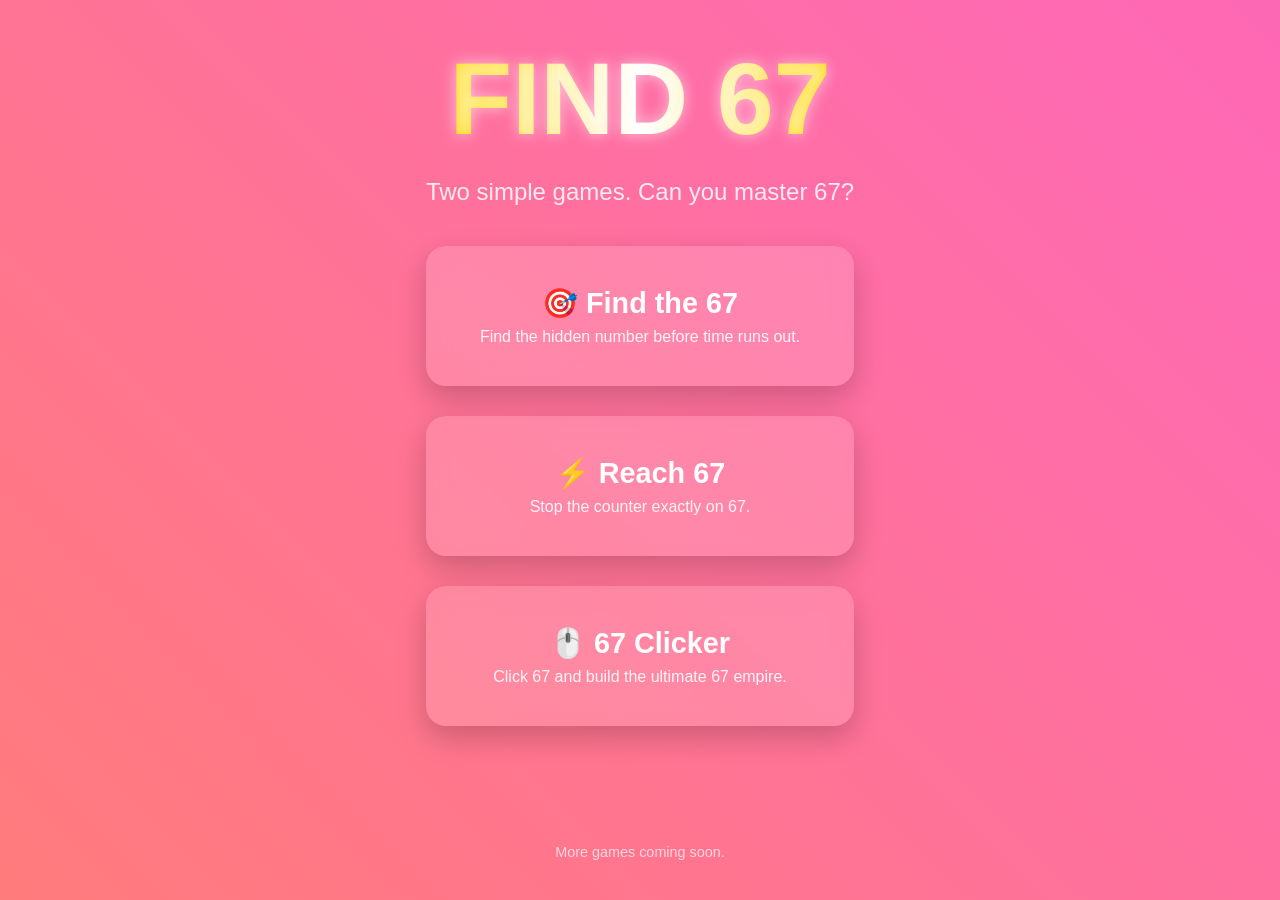
<file: index.html>
<!DOCTYPE html>
<html lang="en">
<head>
    <meta charset="UTF-8">
    <meta name="viewport" content="width=device-width, initial-scale=1.0">

    <title>67 Games</title>
    <link rel="stylesheet" href="style.css">
    <meta name="google-site-verification" content="BwdQn2W_l_F30_Wt1yacZ3sPHWIMf3JdNEv5xWiF-8c" />
</head>
<body class="homepage">
    <div class="homepage-container">
        <h1 class="homepage-title">FIND 67</h1>
        <p class="homepage-subtitle">Two simple games. Can you master 67?</p>
        <div class="game-cards">
            <a href="find67.html" class="game-card">
                <h2 class="card-title">🎯 Find the 67</h2>
                <p class="card-desc">Find the hidden number before time runs out.</p>
            </a>
            <a href="reach67.html" class="game-card">
                <h2 class="card-title">⚡ Reach 67</h2>
                <p class="card-desc">Stop the counter exactly on 67.</p>
            </a>
            <a href="clicker67.html" class="game-card">
                <h2 class="card-title">🖱️ 67 Clicker</h2>
                <p class="card-desc">Click 67 and build the ultimate 67 empire.</p>
            </a>
        </div>
        <footer class="homepage-footer">More games coming soon.</footer>
    </div>
</body>
</html>
</file>
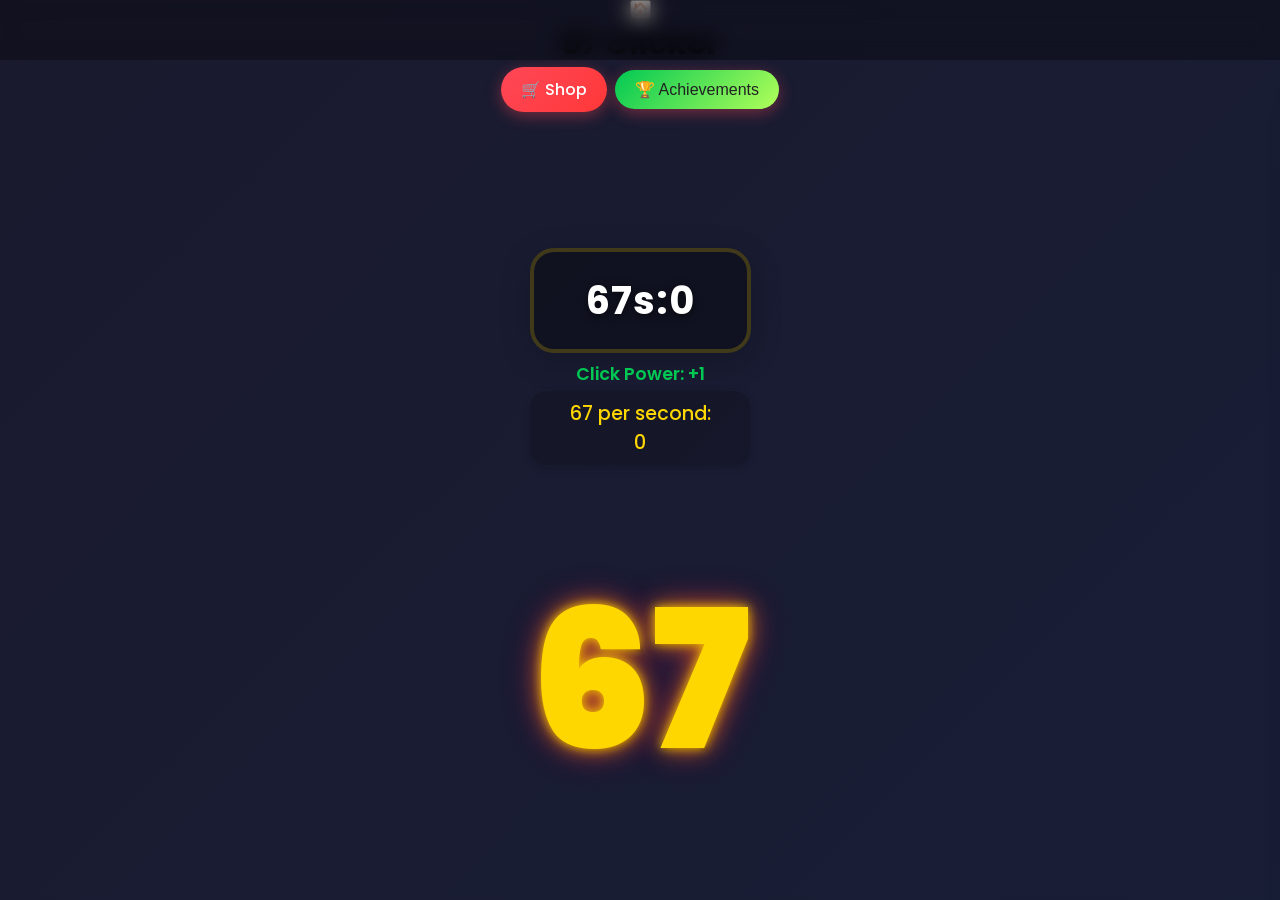
<file: clicker67.html>
<!DOCTYPE html>
<html>

<head>
<title>67 Clicker</title>
<link rel="preconnect" href="https://fonts.googleapis.com">
<link rel="preconnect" href="https://fonts.gstatic.com" crossorigin>
<link href="https://fonts.googleapis.com/css2?family=Poppins:wght@300;400;500;600;700&display=swap" rel="stylesheet">
<meta name="viewport" content="width=device-width, initial-scale=1.0, maximum-scale=1.0, user-scalable=no">
<link rel="stylesheet" href="style.css">
</head>

<body class="clicker-page">


<div class="topbar">
</div>
	<button onclick="window.location.href='index.html'">🏠</button>
	<h1>67 Clicker</h1>
	<div style="display:flex;gap:8px;align-items:center;">
		<div id="shopButton" class="shopButton">🛒 Shop
			<span id="shopNotification" class="shopNotification">1</span>
		</div>
		<button id="achievementsBtn" class="shopButton" style="background:linear-gradient(135deg,#00c853,#b2ff59);color:#222;">🏆 Achievements</button>
	</div>
</div>


<div class="game-area">


<div class="score-hud">
	<div class="score-bar">
		67s: <span id="score">0</span>
	</div>
	<div class="click-power-indicator" style="margin-bottom:4px;font-size:1.1rem;color:#00c853;font-weight:600;">
		Click Power: <span id="clickPowerDisplay">+1</span>
	</div>
	<div class="auto-bar">
		67 per second: <span id="autoPowerDisplay">0</span>
	</div>
</div>

<div class="tile-center">
	<div id="clickButton" class="arcade-67">67</div>
</div>
</div>


<div id="shopPanel" class="shopPanel">



<div class="shopHeader">
<h2>Shop</h2>
<button id="closeShop" class="closeShop">×</button>
</div>

<div class="upgradeItem">
	<div class="upgradeCard">
		<div class="upgradeIcon"><span>🖱️</span></div>
		<div class="upgradeInfo">
			<div class="upgradeName">Cursor</div>
			<div class="upgradeEffect">Increase click power by +1</div>
		</div>
		<div class="upgradeCost">Cost: <span id="costClick">10</span></div>
		<button id="upgradeClick" class="upgradeBtn">Buy</button>
	</div>
</div>

<div class="upgradeItem">
	<div class="upgradeCard">
		<div class="upgradeIcon"><span>🔢</span></div>
		<div class="upgradeInfo">
			<div class="upgradeName">Auto 67</div>
			<div class="upgradeEffect">Increase passive income by +1/sec</div>
		</div>
		<div class="upgradeCost">Cost: <span id="costAuto">50</span></div>
		<button id="upgradeAuto" class="upgradeBtn">Buy</button>
	</div>
</div>

<div class="upgradeItem">
	<div class="upgradeCard">
		<div class="upgradeIcon"><span>🏭</span></div>
		<div class="upgradeInfo">
			<div class="upgradeName">Factory</div>
			<div class="upgradeEffect">Increase passive income by +5/sec</div>
		</div>
		<div class="upgradeCost">Cost: <span id="costFactory">250</span></div>
		<button id="upgradeFactory" class="upgradeBtn">Buy</button>
	</div>
</div>

<div class="upgradeItem">
	<div class="upgradeCard">
		<div class="upgradeIcon"><span>⛏️</span></div>
		<div class="upgradeInfo">
			<div class="upgradeName">67 Mine</div>
			<div class="upgradeEffect">Increase passive income by +100/sec</div>
		</div>
		<div class="upgradeCost">Cost: <span id="costMine">6500</span></div>
		<button id="upgradeMine" class="upgradeBtn">Buy</button>
	</div>
</div>

<div class="upgradeItem">
	<div class="upgradeCard">
		<div class="upgradeIcon"><span>🖱️</span></div>
		<div class="upgradeInfo">
			<div class="upgradeName">Silver Cursor</div>
			<div class="upgradeEffect">Increase click power by +2000</div>
		</div>
		<div class="upgradeCost">Cost: <span id="costSilverCursor">150000</span></div>
		<button id="upgradeSilverCursor" class="upgradeBtn">Buy</button>
	</div>
</div>

<div class="upgradeItem">
	<div class="upgradeCard">
		<div class="upgradeIcon"><span>🏭</span></div>
		<div class="upgradeInfo">
			<div class="upgradeName">67 Factory</div>
			<div class="upgradeEffect">Increase passive income by +15000/sec</div>
		</div>
		<div class="upgradeCost">Cost: <span id="costFactory2">2000000</span></div>
		<button id="upgradeFactory2" class="upgradeBtn">Buy</button>
	</div>
</div>

<div class="upgradeItem">
	<div class="upgradeCard">
		<div class="upgradeIcon"><span>🧪</span></div>
		<div class="upgradeInfo">
			<div class="upgradeName">67 Lab</div>
			<div class="upgradeEffect">Increase passive income by +250000/sec</div>
		</div>
		<div class="upgradeCost">Cost: <span id="costLab">20000000</span></div>
		<button id="upgradeLab" class="upgradeBtn">Buy</button>
	</div>
</div>

<div class="upgradeItem">
	<div class="upgradeCard">
		<div class="upgradeIcon"><span>🏛️</span></div>
		<div class="upgradeInfo">
			<div class="upgradeName">67 Temple</div>
			<div class="upgradeEffect">Increase passive income by +5000000/sec</div>
		</div>
		<div class="upgradeCost">Cost: <span id="costTemple">125000000</span></div>
		<button id="upgradeTemple" class="upgradeBtn">Buy</button>
	</div>
</div>

<div class="upgradeItem">
	<div class="upgradeCard">
		<div class="upgradeIcon"><span>🖱️</span></div>
		<div class="upgradeInfo">
			<div class="upgradeName">Gold Cursor</div>
			<div class="upgradeEffect">Increase click power by +2000000</div>
		</div>
		<div class="upgradeCost">Cost: <span id="costGoldCursor">400000000</span></div>
		<button id="upgradeGoldCursor" class="upgradeBtn">Buy</button>
	</div>
</div>

<div class="upgradeItem">
	<div class="upgradeCard">
		<div class="upgradeIcon"><span>🚀</span></div>
		<div class="upgradeInfo">
			<div class="upgradeName">67 Rocket</div>
			<div class="upgradeEffect">Increase passive income by +100000000/sec</div>
		</div>
		<div class="upgradeCost">Cost: <span id="costRocket">5000000000</span></div>
		<button id="upgradeRocket" class="upgradeBtn">Buy</button>
	</div>
</div>

<div class="upgradeItem">
	<div class="upgradeCard">
		<div class="upgradeIcon"><span>🧍</span></div>
		<div class="upgradeInfo">
			<div class="upgradeName">67 Man</div>
			<div class="upgradeEffect">Increase passive income by +5000000000/sec</div>
		</div>
		<div class="upgradeCost">Cost: <span id="costMan">100000000000</span></div>
		<button id="upgradeMan" class="upgradeBtn">Buy</button>
	</div>
</div>

</div>


<div id="floatingNumbers"></div>

<!-- Achievement Notification Popup -->
<div id="achievementPopup" class="achievement-popup" style="display:none"></div>

<!-- Achievement Panel -->
<div id="achievementPanel" class="achievement-panel" style="display:none">
	<div class="achievement-panel-header">
		<span>Achievements</span>
		<button id="closeAchievements" class="closeShop">×</button>
	</div>
	<div id="achievementList" class="achievement-list"></div>
</div>

<script src="script.js"></script>

</body>

</html>
</file>
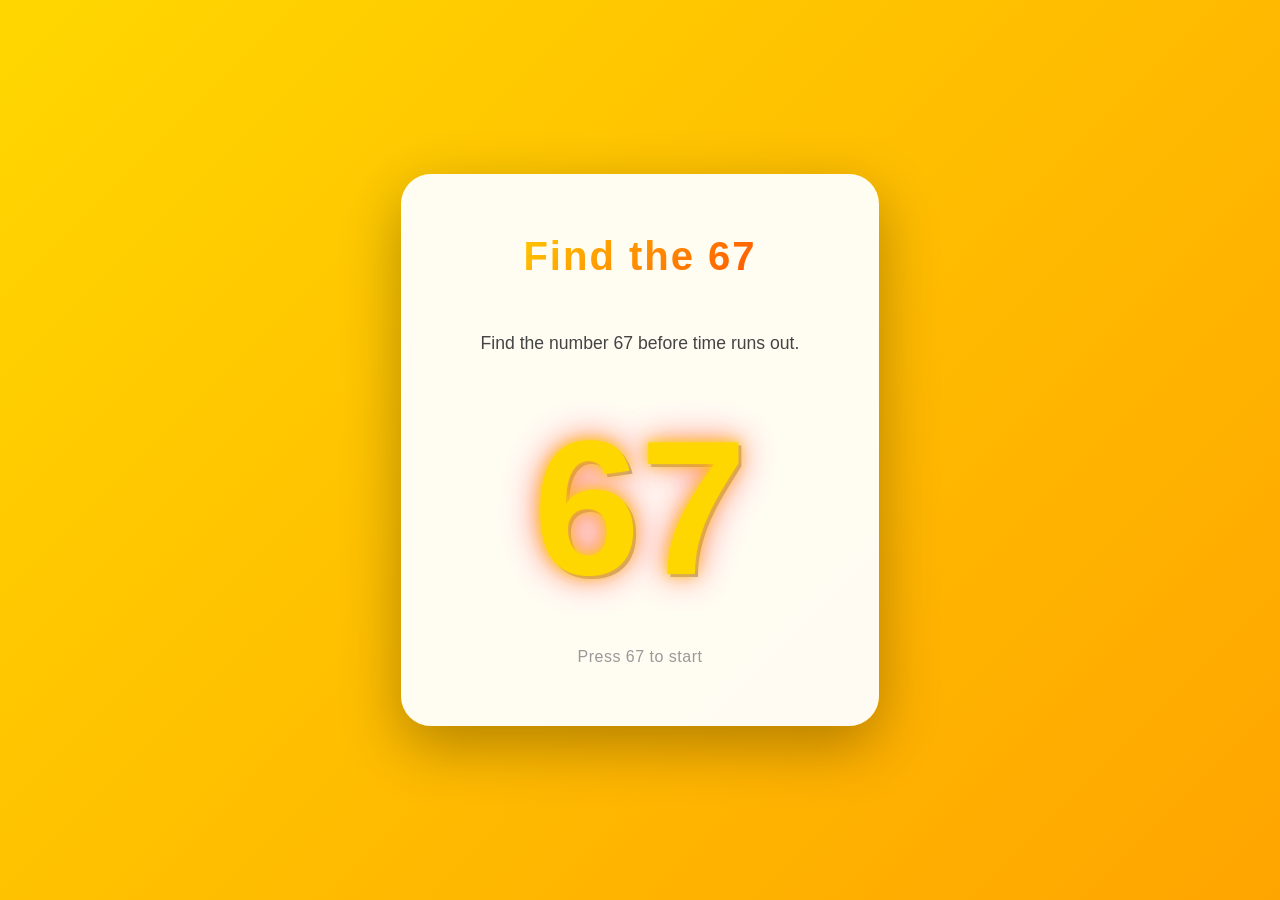
<file: find67.html>
<!DOCTYPE html>
<html lang="en">
<head>
    <meta charset="UTF-8">
    <meta name="viewport" content="width=device-width, initial-scale=1.0">
    <title>Find the 67</title>
    <link rel="stylesheet" href="style.css">
    <meta name="google-site-verification" content="BwdQn2W_l_F30_Wt1yacZ3sPHWIMf3JdNEv5xWiF-8c" />
</head>
<body>
    <!-- HOME SCREEN -->
    <div id="homeScreen" class="screen active">
        <div class="home-card">
            <h1 class="home-title">Find the 67</h1>
            <p class="home-subtitle">Find the number 67 before time runs out.</p>
            <div id="startGameBtn" class="arcade-67">67</div>
            <p class="start-hint">Press 67 to start</p>
        </div>
    </div>

    <!-- GAME SCREEN -->
    <div id="gameScreen" class="screen">
        <!-- toolbar with level/score and controls -->
        <div id="toolbar" class="toolbar">
            <div class="toolbar-info">
                <div>Level <span id="levelDisplay">1</span></div>
                <div>Score: <span id="scoreDisplay">0</span></div>
            </div>
            <div class="toolbar-controls">
                <button id="homeBtn" class="icon-btn" title="Home">🏠</button>
                <button id="pauseBtn" class="icon-btn" title="Pause">⏸</button>
                <button id="restartBtn" class="icon-btn" title="Restart">🔄</button>
            </div>
        </div>
        <div class="timer-container">
            <div class="timer-bar" id="timerBar"></div>
        </div>
        <div class="game-content">
            <div id="gridContainer" class="grid"></div>
        </div>
    </div>

    <!-- GAME OVER SCREEN -->
    <div id="gameOverScreen" class="screen">
        <div class="game-over-card">
            <h2 class="game-over-title">Game Over!</h2>
            <div class="score-display">
                <div class="score-item">
                    <p class="score-label">Final Score</p>
                    <p class="score-value" id="finalScore">0</p>
                </div>
                <div class="score-item">
                    <p class="score-label">High Score</p>
                    <p class="score-value" id="highScore">0</p>
                </div>
            </div>
            <div class="button-group">
                <button id="playAgainBtn" class="btn btn-primary">Play Again</button>
                <button id="homeBtnGameOver" class="btn btn-secondary">Return to Home</button>
            </div>
        </div>
    </div>

    <script src="script.js"></script>
</body>
</html>
</file>
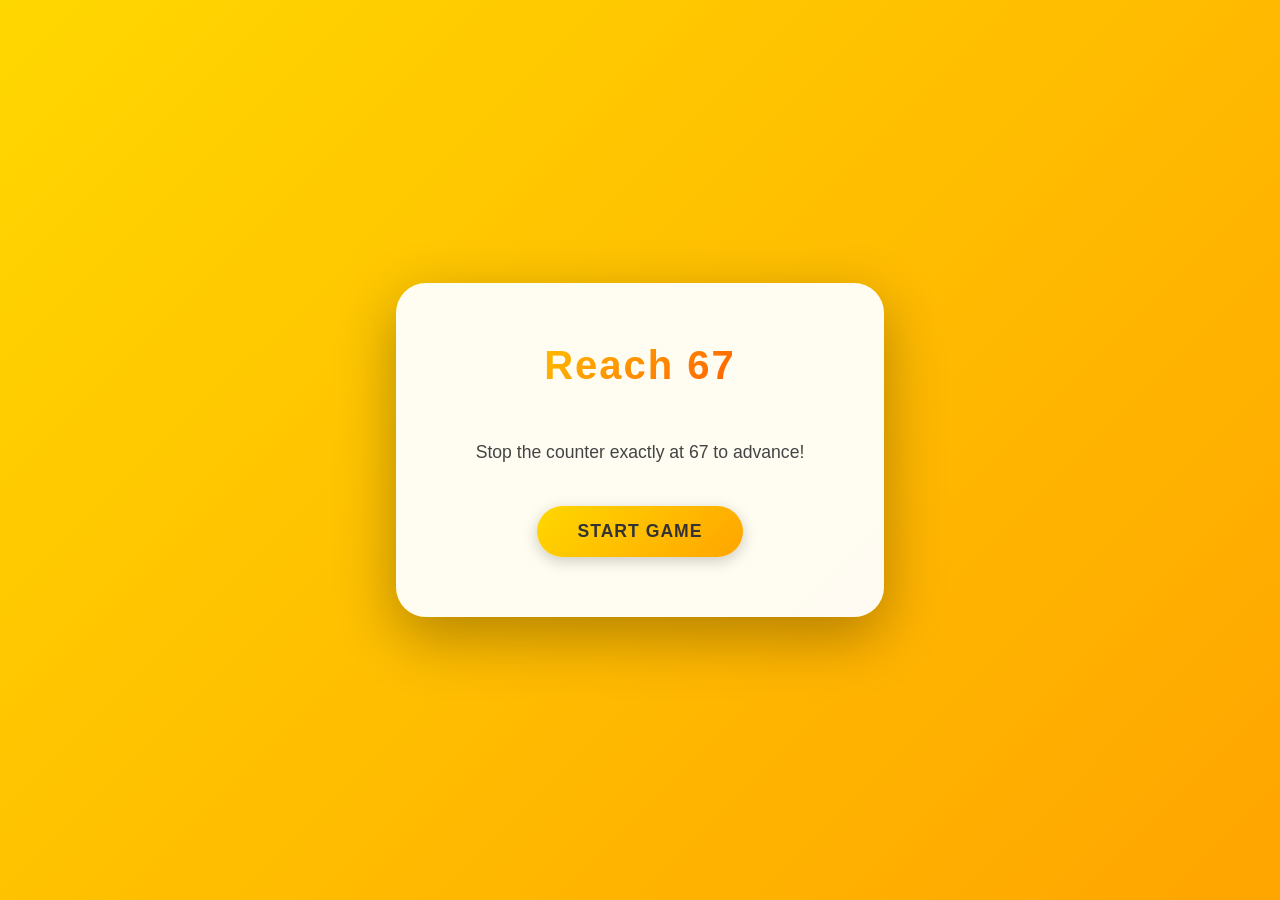
<file: reach67.html>
<!DOCTYPE html>
<html lang="en">
<head>
    <meta charset="UTF-8">
    <meta name="viewport" content="width=device-width, initial-scale=1.0">
    <title>Reach 67</title>
    <meta name="google-site-verification" content="BwdQn2W_l_F30_Wt1yacZ3sPHWIMf3JdNEv5xWiF-8c" />
    <link rel="stylesheet" href="style.css">
    
</head>
<body class="reach">
    <!-- HOME SCREEN -->
    <div id="homeScreen" class="screen active">
        <div class="home-card">
            <h1 class="home-title">Reach 67</h1>
            <p class="home-subtitle">Stop the counter exactly at 67 to advance!</p>
            <button id="startGameBtn" class="btn btn-primary">Start Game</button>
        </div>
    </div>

    <!-- GAME SCREEN -->
    <div id="gameScreen" class="screen">
        <div id="toolbar" class="toolbar">
            <div class="toolbar-info">
                <div>Level: <span id="levelDisplay">1</span></div>
                <div>Score: <span id="scoreDisplay">0</span></div>
            </div>
            <div class="toolbar-controls">
                <button id="homeBtn" class="icon-btn" title="Home">🏠</button>
                <button id="pauseBtn" class="icon-btn" title="Pause">⏸</button>
                <button id="restartBtn" class="icon-btn" title="Restart">🔄</button>
            </div>
        </div>
        <div class="game-content">
            <div class="game-info">
                <div>Level: <span id="levelDisplay">1</span></div>
                <div>Score: <span id="scoreDisplay">0</span></div>
            </div>
            <div id="numberDisplay" class="number-display">0</div>
            <button id="stopBtn" class="stop-btn">STOP</button>
        </div>
    </div>

    <!-- RESULT SCREEN -->
    <div id="resultScreen" class="screen">
        <div class="result-card">
            <h2 id="resultTitle" class="result-title">Result</h2>
            <p id="resultMessage" class="result-message">Message</p>
            <div style="display: flex; gap: 15px; justify-content: center;">
                <button id="playAgainBtn" class="btn btn-primary">Play Again</button>
                <button id="homeBtnGameOver" class="btn btn-secondary">Home</button>
            </div>
        </div>
    </div>

    <script src="script.js"></script>
</body>
</html>
</file>
<file: style.css>
* {
    margin: 0;
    padding: 0;
    box-sizing: border-box;
}

body {
    font-family: 'Arial', sans-serif;
    background: linear-gradient(135deg, #FFD700 0%, #FFA500 25%, #FF69B4 75%, #FF4500 100%);
    background-size: 400% 400%;
    animation: backgroundShift 15s ease infinite;
    min-height: 100vh;
    display: flex;
    justify-content: center;
    align-items: center;
    overflow: hidden;
}

/* HOMEPAGE STYLES */
/* animated gradient background */
.homepage {
    margin: 0;
    font-family: 'Segoe UI', Roboto, Helvetica, Arial, sans-serif;
    background: linear-gradient(45deg, orange, hotpink, purple);
    background-size: 600% 600%;
    animation: gradientShift 20s ease infinite;
    color: #fff;
}

@keyframes gradientShift {
    0% { background-position: 0% 50%; }
    50% { background-position: 100% 50%; }
    100% { background-position: 0% 50%; }
}

.homepage-container {
    display: flex;
    flex-direction: column;
    align-items: center;
    justify-content: center;
    text-align: center;
    min-height: 100vh;
    padding: 40px 20px;
}

.homepage-title {
    font-size: clamp(3.5rem, 8vw, 8rem);
    font-weight: 900;
    margin: 0 0 20px;
    background: linear-gradient(90deg, #FFD700, #FFFFFF, #FFD700);
    background-clip: text;
    -webkit-background-clip: text;
    color: transparent;
    text-shadow: 0 0 15px rgba(255, 255, 255, 0.6);
    animation: titleGlow 3s ease-in-out infinite alternate;
}

@keyframes titleGlow {
    from { text-shadow: 0 0 10px rgba(255,255,255,0.5); }
    to { text-shadow: 0 0 25px rgba(255,255,255,1); }
}

.homepage-subtitle {
    font-size: clamp(1rem, 2.5vw, 1.5rem);
    margin-bottom: 40px;
    color: rgba(255,255,255,0.85);
}

.game-cards {
    display: flex;
    flex-direction: column;
    gap: 30px;
    max-width: 600px;
    width: 100%;
    margin: 0 auto;
}

.game-card {
    background: rgba(255, 255, 255, 0.15);
    backdrop-filter: blur(10px);
    border-radius: 20px;
    padding: 40px 30px;
    text-decoration: none;
    color: #fff;
    transition: transform 0.3s ease, box-shadow 0.3s ease;
    box-shadow: 0 12px 30px rgba(0, 0, 0, 0.2);
    display: block;
    cursor: pointer;
}

.game-card:hover {
    transform: translateY(-5px) scale(1.03);
    box-shadow: 0 20px 40px rgba(0, 0, 0, 0.3);
}

.card-title {
    font-size: 1.8rem;
    margin-bottom: 8px;
}

.card-desc {
    font-size: 1rem;
    opacity: 0.9;
}

.homepage-footer {
    margin-top: auto;
    font-size: 0.9rem;
    color: rgba(255,255,255,0.7);
}


@keyframes backgroundShift {
    0% {
        background-position: 0% 50%;
    }
    50% {
        background-position: 100% 50%;
    }
    100% {
        background-position: 0% 50%;
    }
}

/* Toolbar for both games */
.toolbar {
    position: fixed;
    top: 0;
    left: 0;
    right: 0;
    height: 50px;
    display: flex;
    align-items: center;
    justify-content: space-between;
    padding: 0 20px;
    background: rgba(0, 0, 0, 0.4);
    backdrop-filter: blur(4px);
    z-index: 500;
}

.toolbar-info {
    display: flex;
    gap: 20px;
    color: white;
    font-size: 1rem;
}

.toolbar-controls {
    display: flex;
    gap: 10px;
}

.icon-btn {
    background: rgba(255, 255, 255, 0.2);
    border: none;
    border-radius: 50%;
    width: 36px;
    height: 36px;
    font-size: 1.2rem;
    color: white;
    cursor: pointer;
    display: flex;
    align-items: center;
    justify-content: center;
    transition: transform 0.2s ease, box-shadow 0.2s ease;
}

.icon-btn:hover {
    transform: scale(1.1);
    box-shadow: 0 0 8px rgba(255, 255, 255, 0.6);
}

.icon-btn:active {
    transform: scale(0.95);
}

/* push page content down to avoid toolbar overlap */
#gameScreen .timer-container,
#gameScreen .game-content {
    margin-top: 50px;
}

.screen {
    display: none;
    width: 100%;
    height: 100vh;
    position: fixed;
    top: 0;
    left: 0;
    justify-content: center;
    align-items: center;
    z-index: 100;
}

.screen.active {
    display: flex;
}

/* HOME SCREEN */
.home-card {
    background: rgba(255, 255, 255, 0.95);
    border-radius: 30px;
    padding: 60px 80px;
    text-align: center;
    box-shadow: 0 20px 60px rgba(0, 0, 0, 0.3);
    max-width: 500px;
    animation: slideIn 0.6s ease-out;
}

@keyframes slideIn {
    from {
        opacity: 0;
        transform: translateY(-50px);
    }
    to {
        opacity: 1;
        transform: translateY(0);
    }
}

.home-title {
    font-size: 2.5rem;
    background: linear-gradient(135deg, #FFD700, #FF4500);
    -webkit-background-clip: text;
    -webkit-text-fill-color: transparent;
    background-clip: text;
    margin-bottom: 50px;
    font-weight: bold;
    letter-spacing: 2px;
}

.home-subtitle {
    font-size: 1.1rem;
    color: #444;
    margin-bottom: 40px;
    line-height: 1.6;
}

.arcade-67 {
    font-size: 12rem;
    font-weight: 900;
    color: #FFD700;
    text-shadow: 
        0 0 10px rgba(255, 215, 0, 0.8),
        0 0 20px rgba(255, 165, 0, 0.6),
        0 0 30px rgba(255, 69, 0, 0.4),
        0 0 40px rgba(255, 20, 147, 0.3),
        3px 3px 0px rgba(0, 0, 0, 0.3);
    cursor: pointer;
    user-select: none;
    transition: all 0.2s ease;
    display: inline-block;
    margin-bottom: 20px;
    animation: neonGlow 2s ease-in-out infinite;
}

@keyframes neonGlow {
    0%, 100% {
        text-shadow: 
            0 0 10px rgba(255, 215, 0, 0.8),
            0 0 20px rgba(255, 165, 0, 0.6),
            0 0 30px rgba(255, 69, 0, 0.4),
            0 0 40px rgba(255, 20, 147, 0.3),
            3px 3px 0px rgba(0, 0, 0, 0.3);
    }
    50% {
        text-shadow: 
            0 0 20px rgba(255, 215, 0, 1),
            0 0 30px rgba(255, 165, 0, 0.8),
            0 0 40px rgba(255, 69, 0, 0.6),
            0 0 60px rgba(255, 20, 147, 0.5),
            3px 3px 0px rgba(0, 0, 0, 0.3);
    }
}

.arcade-67:hover {
    transform: scale(1.1);
    filter: brightness(1.2);
}

.arcade-67:active {
    transform: scale(0.95);
}

.start-hint {
    font-size: 1rem;
    color: #999;
    margin-top: 10px;
    letter-spacing: 0.5px;
    animation: fadeInOut 2s ease-in-out infinite;
}

@keyframes fadeInOut {
    0%, 100% {
        opacity: 0.7;
    }
    50% {
        opacity: 1;
    }
}

/* GAME SCREEN */
#gameScreen {
    flex-direction: column;
    background: none;
    background: linear-gradient(135deg, #FFD700 0%, #FFA500 25%, #FF69B4 75%, #FF4500 100%);
    background-size: 400% 400%;
    animation: backgroundShift 15s ease infinite;
    padding: 20px;
}

.timer-container {
    width: 100%;
    height: 35px;
    background: rgba(0, 0, 0, 0.2);
    border-radius: 20px;
    overflow: hidden;
    position: fixed;
    top: 0;
    left: 0;
    z-index: 200;
}

.timer-bar {
    height: 100%;
    background: linear-gradient(90deg, #FF0000, #FFA500, #FFD700);
    width: 100%;
    border-radius: 20px;
}

.game-info {
    position: fixed;
    top: 60px;
    left: 20px;
    color: white;
    text-shadow: 2px 2px 4px rgba(0, 0, 0, 0.5);
    z-index: 150;
}

.game-info h2 {
    font-size: 2rem;
    margin-bottom: 10px;
}

.game-info p {
    font-size: 1.2rem;
}

.game-content {
    display: flex;
    justify-content: center;
    align-items: center;
    flex: 1;
    width: 100%;
    padding: 100px 20px 20px;
}

.grid {
    display: grid;
    gap: clamp(4px, 1vmin, 8px);
    padding: clamp(8px, 2vmin, 15px);
    background: rgba(0, 0, 0, 0.15);
    border-radius: 20px;
    box-shadow: 0 10px 40px rgba(0, 0, 0, 0.25);
    width: min(90vw, 90vh);
    margin: auto;
    box-sizing: border-box;
    justify-content: center;
    align-content: center;
    overflow: hidden;
}

.tile {
    aspect-ratio: 1 / 1;
    border-radius: 12px;
    font-size: clamp(1rem, var(--tile-font-size, 2rem), 3rem);
    font-weight: 900;
    color: white;
    cursor: pointer;
    display: flex;
    justify-content: center;
    align-items: center;
    transition: all 0.15s ease;
    box-shadow: 0 8px 25px rgba(0, 0, 0, 0.35), inset 0 2px 0 rgba(255, 255, 255, 0.2);
    animation: tileScale 0.4s cubic-bezier(0.34, 1.56, 0.64, 1);
    user-select: none;
    border: 2px solid rgba(255, 255, 255, 0.4);
}

@keyframes tileScale {
    from {
        opacity: 0;
        transform: scale(0.5);
    }
    to {
        opacity: 1;
        transform: scale(1);
    }
}

.tile:hover {
    transform: scale(1.12);
    box-shadow: 0 12px 35px rgba(0, 0, 0, 0.45), inset 0 2px 0 rgba(255, 255, 255, 0.3);
}

.tile:active {
    transform: scale(0.92);
}

.tile.correct {
    animation: correctTile 0.6s ease;
    background: linear-gradient(135deg, #00DD88 0%, #00BFA5 100%);
    box-shadow: 0 0 30px rgba(0, 221, 136, 0.6), 0 8px 25px rgba(0, 0, 0, 0.35);
}

@keyframes correctTile {
    0%, 100% {
        transform: scale(1);
    }
    50% {
        transform: scale(1.2);
    }
}

.tile.wrong {
    animation: wrongTile 0.4s ease;
}

@keyframes wrongTile {
    0%, 100% {
        transform: translateX(0);
    }
    25% {
        transform: translateX(-6px);
    }
    75% {
        transform: translateX(6px);
    }
}

/* TILE COLOR VARIANTS */
.tile.color-0 {
    background: linear-gradient(135deg, #FF6B6B 0%, #FF5252 100%);
    box-shadow: 0 8px 25px rgba(255, 107, 107, 0.3), inset 0 2px 0 rgba(255, 255, 255, 0.2);
}

.tile.color-1 {
    background: linear-gradient(135deg, #FF8C42 0%, #FF7A3D 100%);
    box-shadow: 0 8px 25px rgba(255, 140, 66, 0.3), inset 0 2px 0 rgba(255, 255, 255, 0.2);
}

.tile.color-2 {
    background: linear-gradient(135deg, #4E9BFF 0%, #3D7EFF 100%);
    box-shadow: 0 8px 25px rgba(78, 155, 255, 0.3), inset 0 2px 0 rgba(255, 255, 255, 0.2);
}

.tile.color-3 {
    background: linear-gradient(135deg, #A85FFF 0%, #9544FF 100%);
    box-shadow: 0 8px 25px rgba(168, 95, 255, 0.3), inset 0 2px 0 rgba(255, 255, 255, 0.2);
}

.tile.color-4 {
    background: linear-gradient(135deg, #FF5FD9 0%, #FF44B7 100%);
    box-shadow: 0 8px 25px rgba(255, 95, 217, 0.3), inset 0 2px 0 rgba(255, 255, 255, 0.2);
}

.tile.color-5 {
    background: linear-gradient(135deg, #00D9A3 0%, #00BFA5 100%);
    box-shadow: 0 8px 25px rgba(0, 217, 163, 0.3), inset 0 2px 0 rgba(255, 255, 255, 0.2);
}

.tile.color-6 {
    background: linear-gradient(135deg, #FFD700 0%, #FFC700 100%);
    color: #333;
    box-shadow: 0 8px 25px rgba(255, 215, 0, 0.3), inset 0 2px 0 rgba(255, 255, 255, 0.3);
    font-weight: 900;
}

/* GAME OVER SCREEN */
.game-over-card {
    background: rgba(255, 255, 255, 0.95);
    border-radius: 30px;
    padding: 60px 80px;
    text-align: center;
    box-shadow: 0 20px 60px rgba(0, 0, 0, 0.3);
    max-width: 500px;
    animation: slideIn 0.6s ease-out;
}

.game-over-title {
    font-size: 3.5rem;
    background: linear-gradient(135deg, #FF4500, #FFD700);
    -webkit-background-clip: text;
    -webkit-text-fill-color: transparent;
    background-clip: text;
    margin-bottom: 40px;
    font-weight: bold;
}

.score-display {
    display: flex;
    justify-content: space-around;
    margin-bottom: 40px;
    gap: 30px;
}

.score-item {
    flex: 1;
}

.score-label {
    font-size: 1rem;
    color: #666;
    margin-bottom: 10px;
    text-transform: uppercase;
    font-weight: bold;
    letter-spacing: 1px;
}

.score-value {
    font-size: 3rem;
    background: linear-gradient(135deg, #FFD700, #FF4500);
    -webkit-background-clip: text;
    -webkit-text-fill-color: transparent;
    background-clip: text;
    font-weight: bold;
}

.button-group {
    display: flex;
    gap: 15px;
    flex-direction: column;
}

/* BUTTONS */
.btn {
    padding: 15px 40px;
    font-size: 1.1rem;
    border: none;
    border-radius: 50px;
    cursor: pointer;
    font-weight: bold;
    transition: all 0.3s ease;
    text-transform: uppercase;
    letter-spacing: 1px;
    box-shadow: 0 4px 15px rgba(0, 0, 0, 0.2);
}

.btn-primary {
    background: linear-gradient(135deg, #FFD700, #FFA500);
    color: #333;
}

.btn-primary:hover {
    transform: translateY(-3px);
    box-shadow: 0 8px 25px rgba(255, 165, 0, 0.4);
}

.btn-primary:active {
    transform: translateY(-1px);
}

.btn-secondary {
    background: linear-gradient(135deg, #667EEA, #764BA2);
    color: white;
}

.btn-secondary:hover {
    transform: translateY(-3px);
    box-shadow: 0 8px 25px rgba(102, 126, 234, 0.4);
}

/* Reach 67 specific styles */
.number-display {
    font-size: 7.5rem; /* ~120px base */
    font-weight: 900;
    color: white;
    text-shadow: 4px 4px 8px rgba(0, 0, 0, 0.5);
    background: rgba(0, 0, 0, 0.2);
    border-radius: 20px;
    padding: 20px 40px;
    min-width: auto;
    text-align: center;
    border: 4px solid rgba(255, 255, 255, 0.3);
}

.stop-btn {
    padding: 20px 60px;
    font-size: 2rem;
    font-weight: bold;
    background: linear-gradient(135deg, #FF0000, #FF4500);
    color: white;
    border: none;
    border-radius: 50px;
    cursor: pointer;
    box-shadow: 0 8px 25px rgba(255, 0, 0, 0.4);
    transition: all 0.2s ease;
    text-transform: uppercase;
    letter-spacing: 2px;
    margin-top: 20px; /* ensure separation from number */
}

.stop-btn:hover {
    transform: scale(1.05);
    box-shadow: 0 12px 35px rgba(255, 0, 0, 0.6);
}

.stop-btn:active {
    transform: scale(0.95);
}

/* Reach 67 layout overrides */
body.reach #gameScreen .game-content {
    display: flex;
    flex-direction: column;
    padding: 20px;
    gap: 40px;
    margin-top: 0; /* ignore toolbar push so we can center vertically */
}

body.reach .number-display {
    font-size: clamp(5rem, 20vw, 9rem);
    padding: 20px 40px;
}

body.reach .game-info {
    display: none;
}

body.reach .stop-btn {
    font-size: clamp(1.5rem, 6vw, 2.5rem);
}

.result-card {
    background: rgba(255, 255, 255, 0.95);
    border-radius: 30px;
    padding: 60px 80px;
    text-align: center;
    box-shadow: 0 20px 60px rgba(0, 0, 0, 0.3);
    max-width: 500px;
    animation: slideIn 0.6s ease-out;
}

.result-title {
    font-size: 3rem;
    margin-bottom: 20px;
    font-weight: bold;
}

.result-message {
    font-size: 1.5rem;
    margin-bottom: 40px;
    color: #333;
}

.perfect {
    color: #00C853;
}

.failed {
    color: #FF0000;
}

/* RESPONSIVE */
@media (max-width: 768px) {
    /* Reach/Find games adjustments */
    .home-card {
        padding: 40px 30px;
        max-width: 90vw;
    }

    .home-title {
        font-size: 2.5rem;
    }

    .home-subtitle {
        font_size: 1rem;
    }

    /* Homepage responsive tweaks */
    .homepage-title {
        font-size: clamp(3rem, 10vw, 6rem);
    }

    .game-cards {
        gap: 20px;
        max-width: 100%;
        padding: 0 20px;
    }

    .game-card {
        padding: 30px 20px;
    }

    .game-over-card {
        padding: 40px 30px;
        max-width: 90vw;
    }

    .game-over-title {
        font-size: 2.5rem;
    }

    .score-value {
        font-size: 2rem;
    }

    .grid {
        gap: 10px;
        padding: 20px;
    }

    .tile {
        font-size: 1.5rem;
    }

    .game-info {
        top: 50px;
        left: 10px;
    }

    .game-info h2 {
        font-size: 1.5rem;
    }

    .game-info p {
        font-size: 1rem;
    }
}

/* MOBILE OPTIMIZATIONS */
@media (max-width: 600px) {
    .grid {
        gap: 4px;
    }
}

/* CLICKER 67 GAME STYLES */
.clicker-page {
    font-family: 'Poppins', sans-serif;
    background: linear-gradient(135deg, #1a1a2e 0%, #16213e 50%, #0f3460 100%);
    background-size: 400% 400%;
    animation: backgroundShift 15s ease infinite;
    display: flex;
    flex-direction: column;
    min-height: 100vh;
    align-items: center;
    justify-content: center;
    touch-action: manipulation;
    -webkit-touch-callout: none;
    -webkit-user-select: none;
    -khtml-user-select: none;
    -moz-user-select: none;
    -ms-user-select: none;
    user-select: none;
}

.topbar {
    position: fixed;
    top: 0;
    left: 0;
    right: 0;
    display: flex;
    justify-content: space-between;
    align-items: center;
    padding: 15px 20px;
    background: rgba(0, 0, 0, 0.3);
    backdrop-filter: blur(10px);
    z-index: 1000;
    height: 60px;
}

.topbar button {
    background: rgba(255, 255, 255, 0.2);
    border: 2px solid rgba(255, 255, 255, 0.3);
    border-radius: 50%;
    width: 45px;
    height: 45px;
    font-size: 1.5rem;
    cursor: pointer;
    transition: all 0.2s ease;
    color: white;
}

.topbar button:hover {
    background: rgba(255, 255, 255, 0.4);
    transform: scale(1.1);
}

.topbar h1 {
    color: white;
    font-size: 1.8rem;
    flex: 1;
    text-align: center;
    text-shadow: 2px 2px 4px rgba(0, 0, 0, 0.5);
    font-weight: 600;
}

.shopButton {
    background: linear-gradient(135deg, #ff4757, #ff3838);
    color: white;
    border: none;
    border-radius: 25px;
    padding: 10px 20px;
    font-size: 1rem;
    font-weight: 500;
    cursor: pointer;
    transition: all 0.2s ease;
    display: flex;
    align-items: center;
    gap: 8px;
    box-shadow: 0 4px 15px rgba(255, 71, 87, 0.4);
    position: relative;
}

.shopButton:hover {
    transform: translateY(-2px);
    box-shadow: 0 6px 20px rgba(255, 71, 87, 0.6);
}

.shopButton:active {
    transform: translateY(0);
}

.shopNotification {
    background: #ff3838;
    color: white;
    border-radius: 50%;
    width: 20px;
    height: 20px;
    display: flex;
    align-items: center;
    justify-content: center;
    font-size: 0.7rem;
    font-weight: 600;
    position: absolute;
    top: -5px;
    right: -5px;
    border: 2px solid white;
    display: none;
}

.game-area {
    display: flex;
    flex-direction: column;
    align-items: center;
    justify-content: center;
    gap: 40px;
    margin-top: 80px;
    flex: 1;
    padding: 20px;
}

.score {
    /* legacy, replaced by .score-hud */
}

.score-hud {
    display: flex;
    flex-direction: column;
    align-items: center;
    justify-content: center;
    width: 100%;
    margin-bottom: 12px;
}
.score-bar {
    font-size: 2.4rem;
    color: #fff;
    font-weight: 700;
    text-shadow: 0 2px 8px #000a;
    background: rgba(0,0,0,0.35);
    padding: 24px 56px;
    border-radius: 24px;
    margin-bottom: 8px;
    width: 100%;
    max-width: 340px;
    box-shadow: 0 8px 32px #0003, 0 0 0 4px #ffd70033 inset;
    display: flex;
    justify-content: center;
    align-items: center;
    letter-spacing: 1px;
}
.auto-bar {
    font-size: 1.2rem;
    color: #ffd700;
    font-weight: 500;
    background: rgba(0,0,0,0.18);
    padding: 8px 32px;
    border-radius: 16px;
    width: 100%;
    max-width: 220px;
    margin-bottom: 4px;
    box-shadow: 0 2px 8px #0002;
    text-align: center;
}
.tile-center {
    display: flex;
    justify-content: center;
    align-items: center;
    width: 100%;
    margin-top: 16px;
}

.click67 {
    width: 220px;
    height: 220px;
    display: flex;
    align-items: center;
    justify-content: center;
    margin: 0 auto;
    font-size: 6.5rem;
    font-weight: 900;
    color: #fff;
    background: linear-gradient(145deg, #ffe066 0%, #ffd84a 60%, #ffef9a 100%);
    border-radius: 32px;
    box-shadow:
        0 8px 32px 0 #ffd84a88,
        0 2px 8px 0 #232a4d33,
        0 0 0 16px #fff6b033 inset,
        0 0 32px 0 #ffd70066;
    cursor: pointer;
    user-select: none;
    position: relative;
    transition: transform 0.18s cubic-bezier(.5,1.5,.5,1), box-shadow 0.18s;
    outline: none;
    border: none;
    touch-action: manipulation;
    appearance: none;
    overflow: hidden;
    background-clip: padding-box;
}

.click67::before {
    content: '';
    position: absolute;
    top: 18px;
    left: 18px;
    width: 80px;
    height: 40px;
    border-radius: 18px;
    background: linear-gradient(90deg, #fff6b0 0%, #ffd84a00 100%);
    opacity: 0.35;
    pointer-events: none;
}
.click67::after {
    content: '';
    position: absolute;
    top: 15px;
    left: 15px;
    right: 15px;
    bottom: 15px;
    background: radial-gradient(circle at 30% 30%, rgba(255, 255, 255, 0.2), transparent 70%);
    border-radius: 18px;
    pointer-events: none;
}
}

.click67::after {
    content: '';
    position: absolute;
    top: 15px;
    left: 15px;
    right: 15px;
    bottom: 15px;
    background: radial-gradient(circle at 30% 30%, rgba(255, 255, 255, 0.2), transparent 70%);
    border-radius: 18px;
    pointer-events: none;
}

.click67:hover {
    transform: scale(1.08);
    box-shadow:
        0 16px 45px rgba(255, 215, 0, 0.5),
        0 2px 8px 0 #232a4d33,
        0 0 0 12px #fff6b033 inset;
}

.click67:active {
    transform: scale(0.92);
    box-shadow:
        0 4px 16px 0 #ffd84a44,
        0 2px 8px 0 #232a4d33,
        0 0 0 4px #fff6b033 inset;
}

.bounce {
    animation: clickBounce 0.15s ease;
}

@keyframes clickBounce {
    0% { transform: scale(1); }
    50% { transform: scale(0.92); }
    100% { transform: scale(1); }
}

.shopPanel {
    position: fixed;
    right: -350px;
    top: 80px;
    width: 320px;
    background: rgba(255, 255, 255, 0.95);
    backdrop-filter: blur(20px);
    border-radius: 20px;
    box-shadow: 0 20px 40px rgba(0, 0, 0, 0.3);
    padding: 0;
    transition: right 0.3s ease;
    z-index: 999;
    border: 1px solid rgba(255, 255, 255, 0.2);
}

.shopPanel.open {
    right: 20px;
}

/* Achievement Popup */
.achievement-popup {
    position: fixed;
    top: 80px;
    left: 50%;
    transform: translateX(-50%);
    background: linear-gradient(135deg, #ffd700, #fff6b0);
    color: #222;
    font-size: 1.3rem;
    font-weight: 700;
    padding: 18px 36px;
    border-radius: 18px;
    box-shadow: 0 8px 32px #0003, 0 0 0 4px #ffd70033 inset;
    z-index: 1200;
    opacity: 0;
    pointer-events: none;
    white-space: pre-line;
    text-align: center;
}
.achievement-popup.fadein {
    animation: achievementFadeIn 0.6s forwards;
    opacity: 1;
}
.achievement-popup.fadeout {
    animation: achievementFadeOut 1.2s forwards;
}
@keyframes achievementFadeIn {
    0% { opacity: 0; transform: translateX(-50%) scale(0.95); }
    100% { opacity: 1; transform: translateX(-50%) scale(1); }
}
@keyframes achievementFadeOut {
    0% { opacity: 1; }
    100% { opacity: 0; }
}

/* Achievement Panel */
.achievement-panel {
    position: fixed;
    top: 120px;
    left: 50%;
    transform: translateX(-50%);
    background: #fff;
    color: #222;
    border-radius: 20px;
    box-shadow: 0 8px 32px #0003;
    min-width: 280px;
    max-width: 340px;
    width: 90vw;
    z-index: 1100;
    padding: 0 0 18px 0;
    display: flex;
    flex-direction: column;
    align-items: center;
}
.achievement-panel-header {
    display: flex;
    justify-content: space-between;
    align-items: center;
    width: 100%;
    padding: 18px 24px 8px 24px;
    font-size: 1.2rem;
    font-weight: 700;
    border-bottom: 1px solid #eee;
}
.achievement-list {
    width: 100%;
    padding: 12px 24px 0 24px;
    display: flex;
    flex-direction: column;
    gap: 8px;
}
.achievement-item {
    background: linear-gradient(90deg, #ffd70033, #fff6b0);
    color: #222;
    font-size: 1rem;
    font-weight: 600;
    padding: 10px 18px;
    border-radius: 12px;
    box-shadow: 0 2px 8px #ffd70022;
    margin-bottom: 2px;
    text-align: left;
}
.achievement-empty {
    color: #888;
    font-size: 1rem;
    padding: 16px 0;
    text-align: center;
}

.shopHeader {
    display: flex;
    justify-content: space-between;
    align-items: center;
    padding: 20px 25px;
    border-bottom: 1px solid rgba(0, 0, 0, 0.1);
    background: linear-gradient(135deg, #f8f9fa, #e9ecef);
    border-radius: 20px 20px 0 0;
}

.shopHeader h2 {
    margin: 0;
    color: #333;
    font-size: 1.4rem;
    font-weight: 600;
}

.closeShop {
    background: none;
    border: none;
    font-size: 2rem;
    cursor: pointer;
    color: #666;
    padding: 0;
    width: 30px;
    height: 30px;
    display: flex;
    align-items: center;
    justify-content: center;
    border-radius: 50%;
    transition: all 0.2s ease;
}

.closeShop:hover {
    background: rgba(0, 0, 0, 0.1);
    color: #333;
}

.upgradeItem {
    display: flex;
    align-items: stretch;
    padding: 0;
    border-bottom: none;
    margin-bottom: 18px;
    background: none;
    transition: background 0.2s ease;
}

.upgradeCard {
    display: flex;
    align-items: center;
    background: rgba(255,255,255,0.13);
    border-radius: 18px;
    box-shadow: 0 4px 18px #ffd70033, 0 1px 4px #0002;
    padding: 18px 22px;
    gap: 18px;
    width: 100%;
    transition: box-shadow 0.2s, background 0.2s;
}
.upgradeCard:hover {
    background: rgba(255,255,255,0.22);
    box-shadow: 0 8px 32px #ffd70066, 0 1px 8px #0003;
}
.upgradeIcon {
    width: 48px;
    height: 48px;
    min-width: 48px;
    min-height: 48px;
    border-radius: 50%;
    background: linear-gradient(135deg,#fff6b0,#ffd700);
    display: flex;
    align-items: center;
    justify-content: center;
    font-size: 2rem;
    margin-right: 10px;
    box-shadow: 0 2px 8px #ffd70033;
}
.upgradeInfo {
    flex: 1;
    display: flex;
    flex-direction: column;
    gap: 2px;
}
.upgradeName {
    font-size: 1.2rem;
    font-weight: 700;
    color: #222;
    margin-bottom: 2px;
}
.upgradeEffect {
    font-size: 1rem;
    color: #666;
    font-weight: 400;
}
.upgradeCost {
    font-size: 1rem;
    color: #ff4757;
    font-weight: 600;
    margin-right: 18px;
    margin-left: 10px;
    min-width: 90px;
    text-align: right;
}
}

.upgradeItem:last-child {
    border-bottom: none;
}

.upgradeItem:hover {
    background: rgba(0, 0, 0, 0.02);
}

.upgradeInfo {
    flex: 1;
}

.upgradeName {
    font-size: 1.1rem;
    font-weight: 600;
    color: #333;
    margin-bottom: 2px;
}

.upgradeEffect {
    font-size: 0.9rem;
    color: #666;
    font-weight: 400;
}

.upgradeCost {
    font-size: 0.9rem;
    color: #ff4757;
    font-weight: 500;
    margin-right: 15px;
}

.upgradeBtn {
    background: linear-gradient(135deg, #667eea, #764ba2);
    color: white;
    border: none;
    border-radius: 8px;
    padding: 8px 16px;
    font-size: 0.9rem;
    font-weight: 500;
    cursor: pointer;
    transition: all 0.2s ease;
    min-width: 60px;
}

.upgradeBtn:hover {
    transform: translateY(-1px);
    box-shadow: 0 4px 12px rgba(102, 126, 234, 0.4);
}

.upgradeBtn:active {
    transform: translateY(0);
}

.upgradeBtn:disabled {
    background: #ccc;
    cursor: not-allowed;
    transform: none;
    box-shadow: none;
}

.floating {
    /* Deprecated: no longer used */
}

.floating67 {
    position: absolute;
    font-size: 2.2rem;
    font-weight: 900;
    color: #FFD700;
    text-shadow:
        0 0 10px #FFD700,
        0 0 20px #FFA500,
        0 0 30px #FF69B4,
        0 0 40px #FF4500,
        3px 3px 0px rgba(0,0,0,0.3);
    pointer-events: none;
    z-index: 100;
    left: 50%;
    top: 50%;
    transform: translate(-50%, -50%) rotate(var(--rot,0deg));
    opacity: 0.98;
    animation: float67Up 0.8s ease-out forwards;
    will-change: transform, opacity;
}

@keyframes float67Up {
    0% {
        opacity: 0.98;
        transform: translate(-50%, -50%) scale(1) rotate(var(--rot,0deg));
    }
    60% {
        opacity: 1;
        transform: translate(-50%, -90%) scale(1.12) rotate(var(--rot,0deg));
    }
    100% {
        opacity: 0;
        transform: translate(-50%, -160%) scale(1.18) rotate(var(--rot,0deg));
    }
}
}

@keyframes floatUp {
    0% { opacity: 1; transform: translateY(0) scale(1); }
    100% { opacity: 0; transform: translateY(-80px) scale(1.18); }
}

/* Mobile optimizations */
@media (max-width: 768px) {
    .clicker-page {
        padding: 10px;
    }
    .game-area {
        gap: 24px;
        margin-top: 70px;
        max-width: 98vw;
    }
    .score-hud {
        width: 100%;
        max-width: 98vw;
    }
    .score-bar {
        font-size: 1.5rem;
        padding: 16px 18px;
        border-radius: 16px;
        max-width: 98vw;
    }
    .auto-bar {
        font-size: 1rem;
        padding: 6px 12px;
        border-radius: 12px;
        max-width: 98vw;
    }
    .tile-center {
        margin-top: 8px;
    }
    .click67 {
        width: 140px;
        height: 140px;
        font-size: 2.8rem;
        border-radius: 16px;
    }
    .shopPanel {
        width: calc(100vw - 40px);
        right: -100vw;
        top: 70px;
    }
    .shopPanel.open {
        right: 20px;
    }
    .shopButton {
        padding: 8px 16px;
        font-size: 0.9rem;
    }
}
</file>
